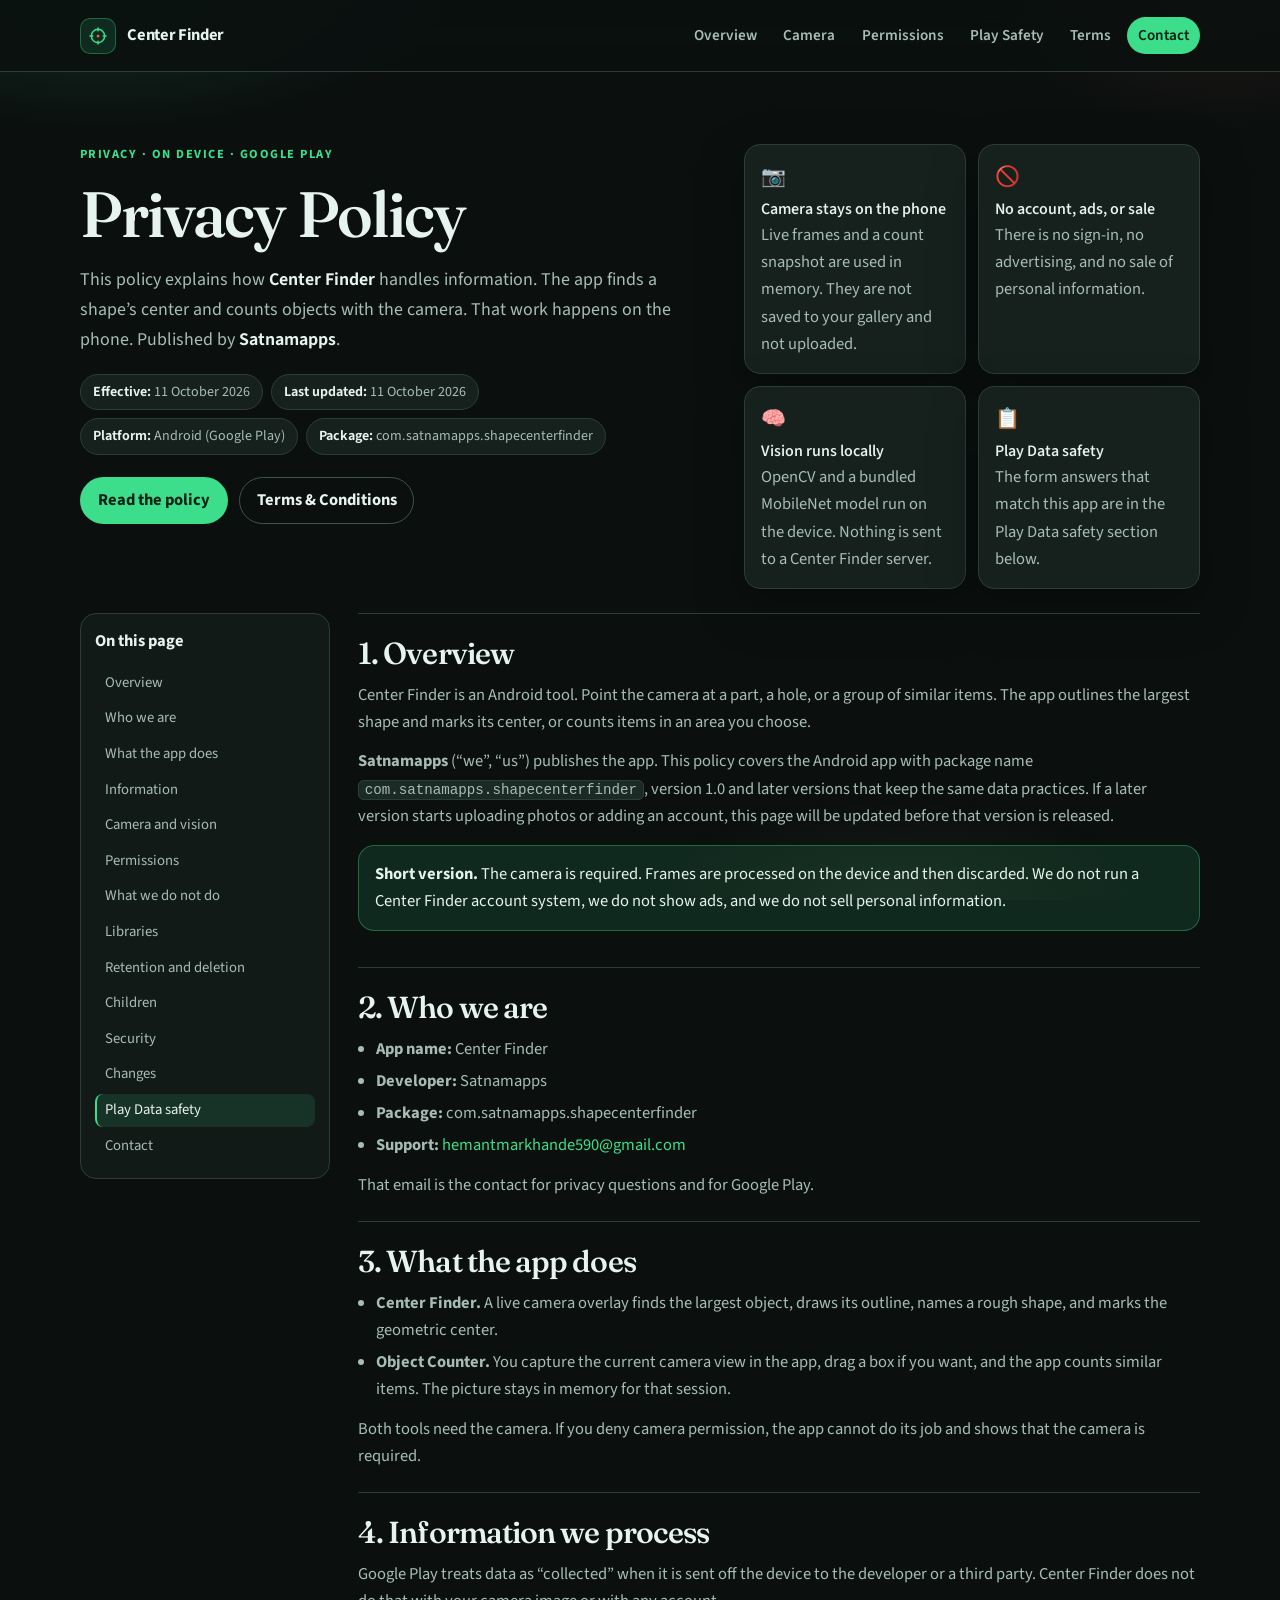
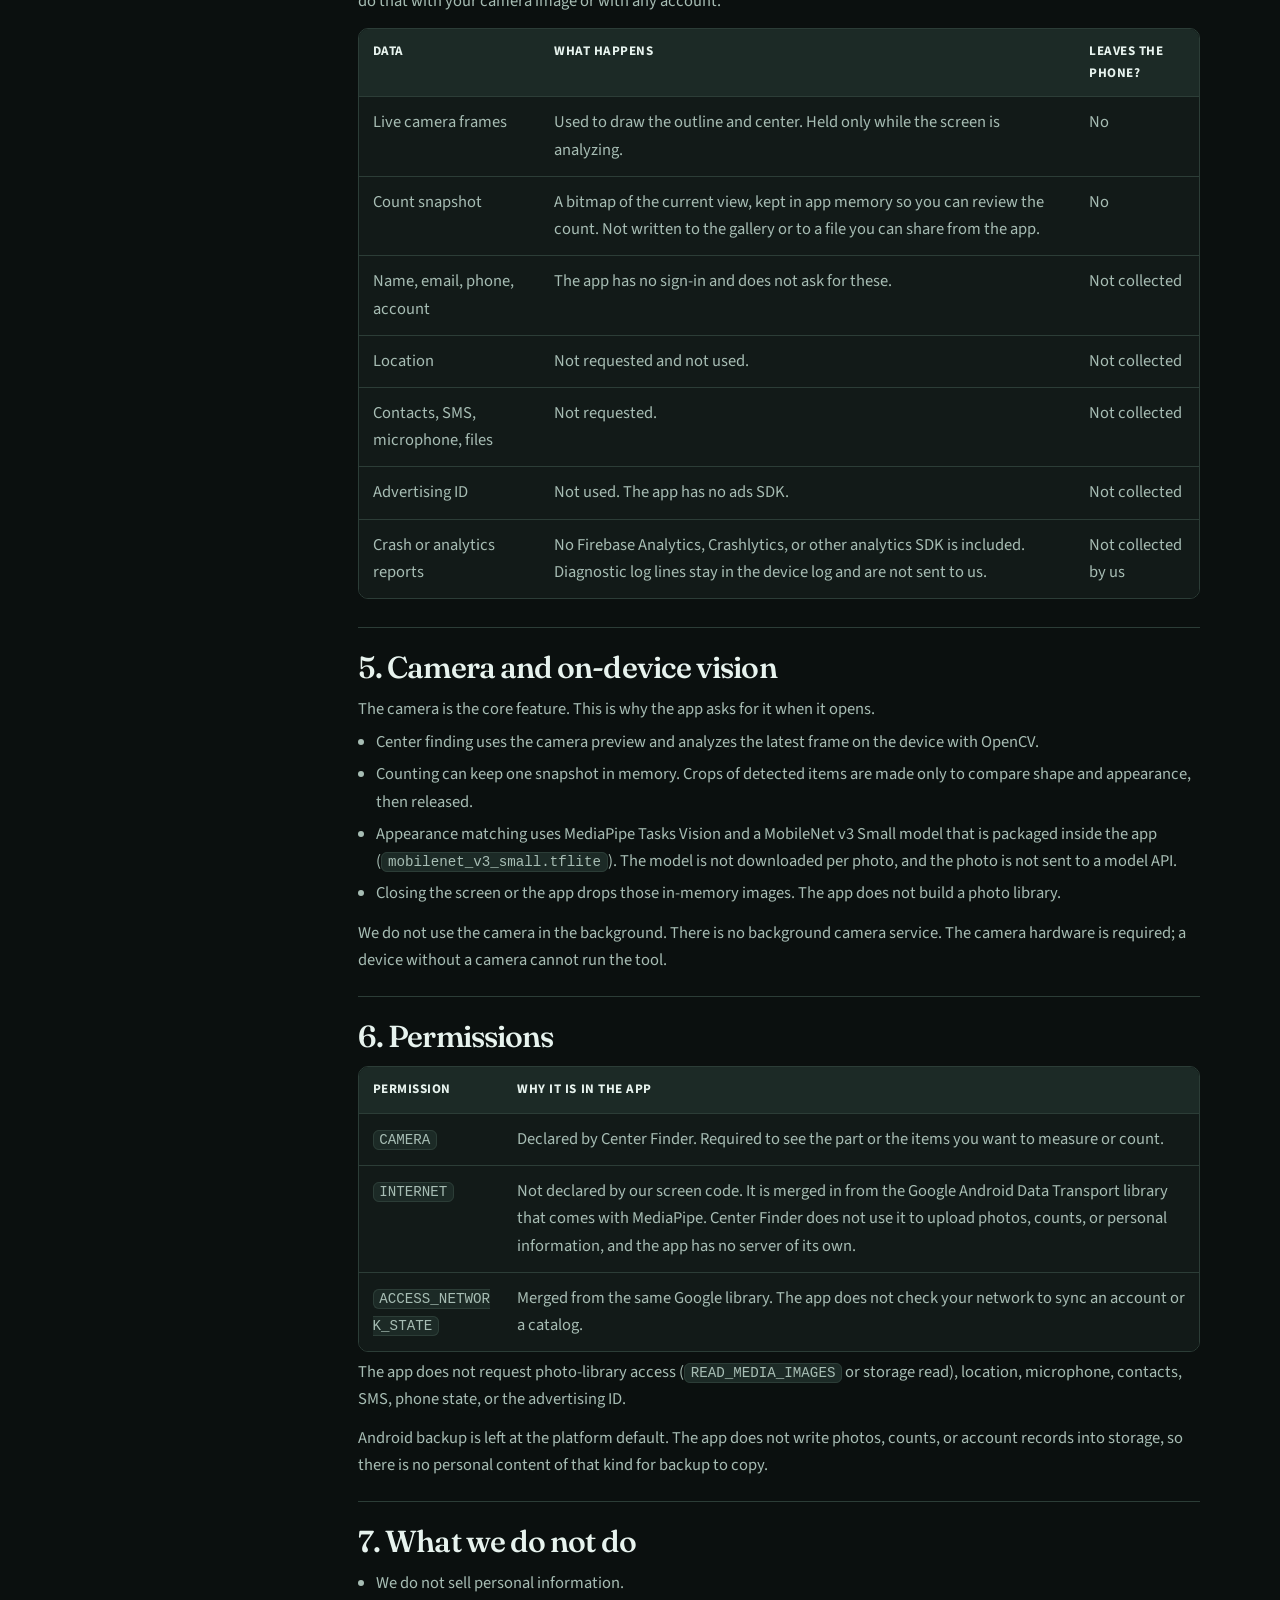
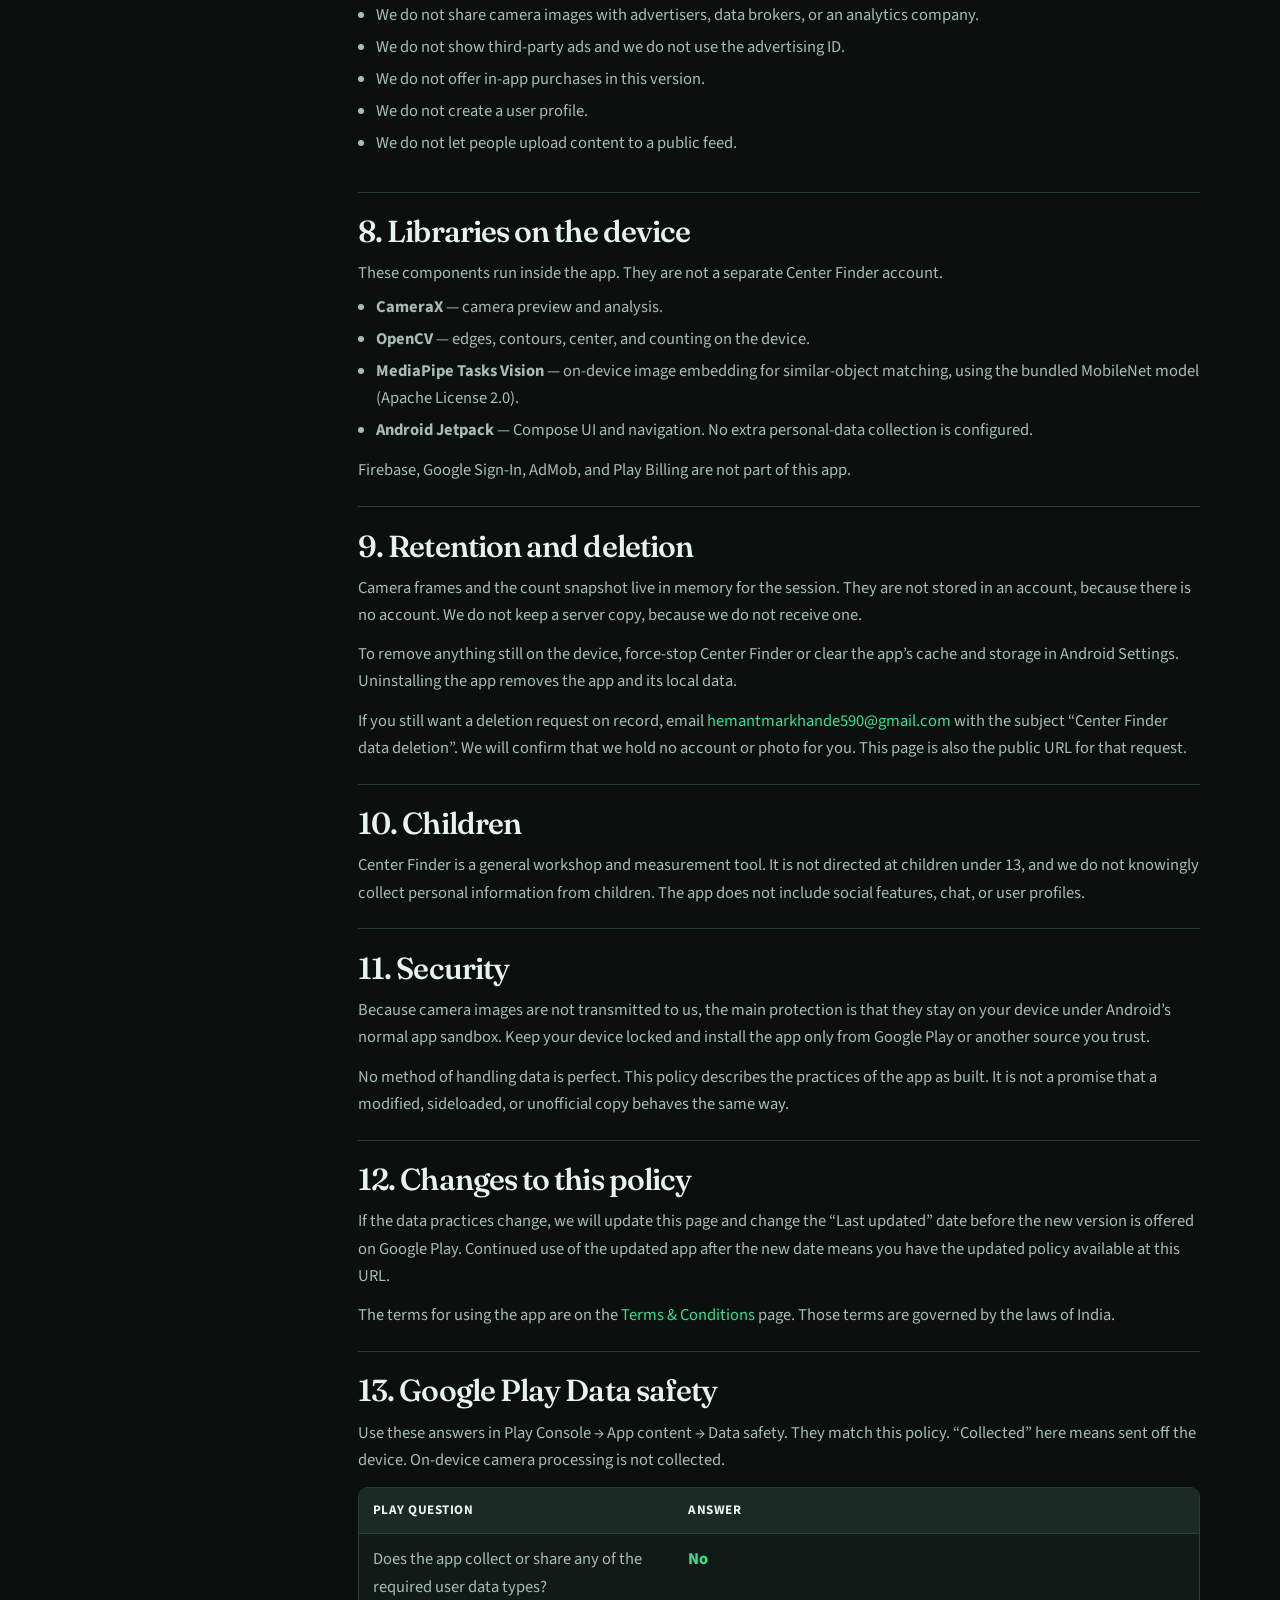
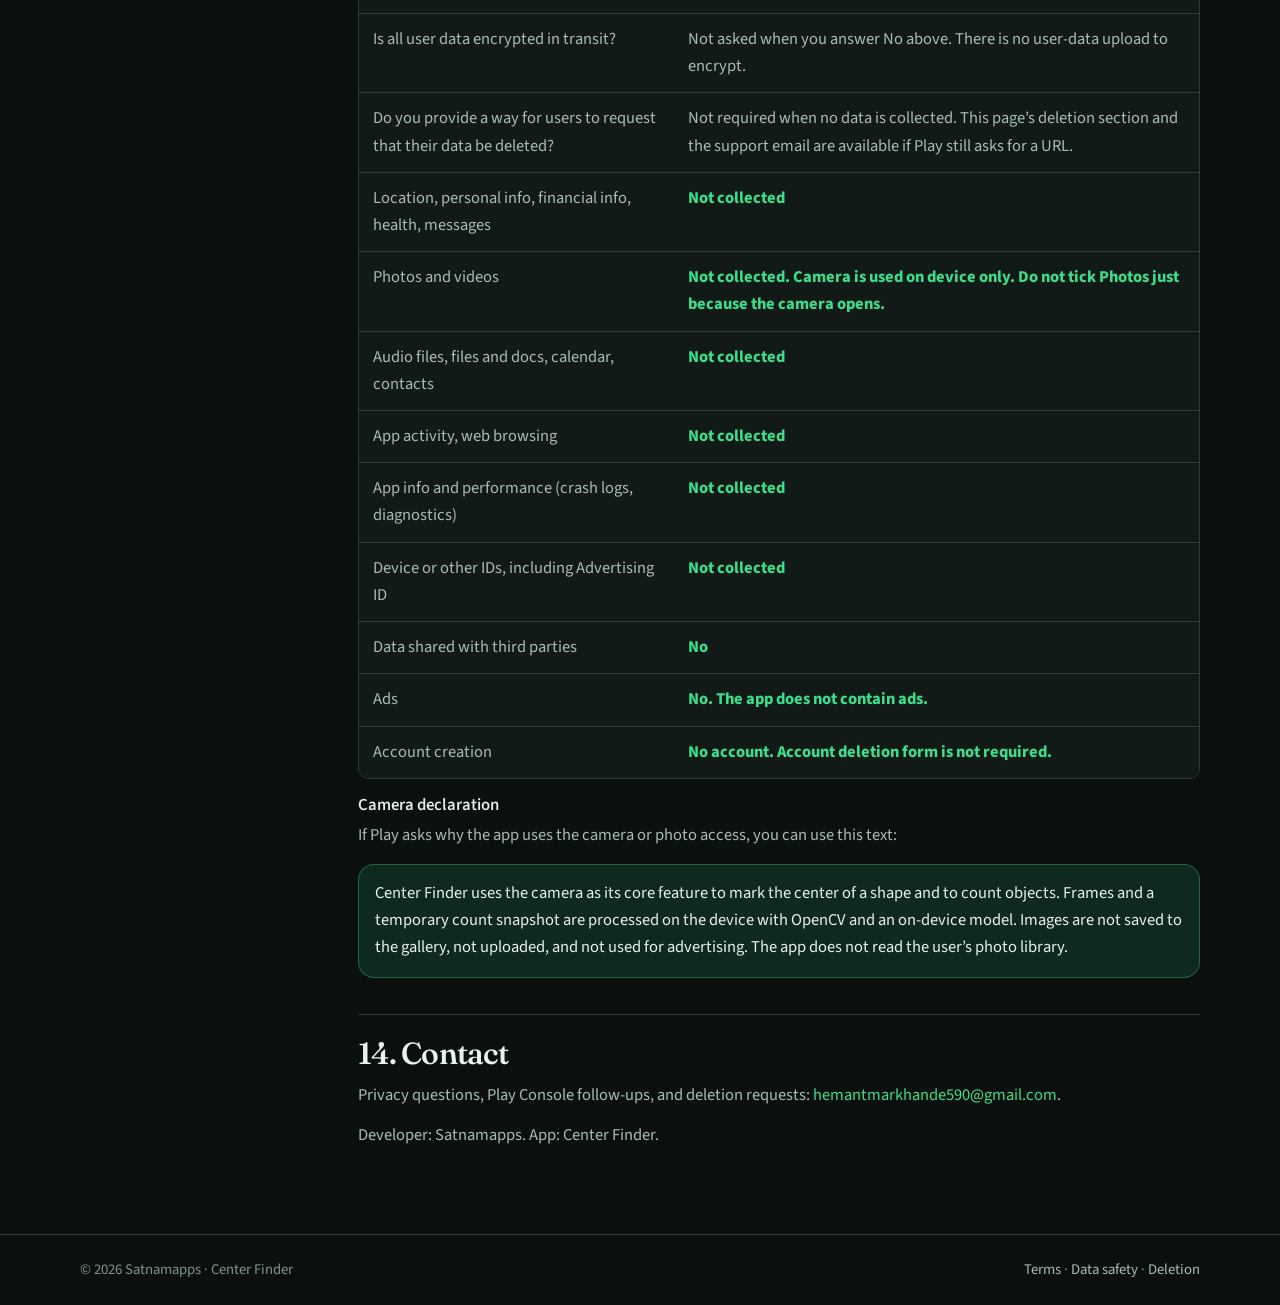
<file: index.html>
<!DOCTYPE html>
<html lang="en">
<head>
  <meta charset="UTF-8" />
  <meta name="viewport" content="width=device-width, initial-scale=1, viewport-fit=cover" />
  <meta name="description" content="Privacy Policy for Center Finder. The Android app processes the camera on your device. Satnamapps does not collect accounts, photos, or analytics." />
  <meta name="theme-color" content="#0b100f" />
  <title>Privacy Policy — Center Finder</title>
  <link rel="preconnect" href="https://fonts.googleapis.com" />
  <link rel="preconnect" href="https://fonts.gstatic.com" crossorigin />
  <link href="https://fonts.googleapis.com/css2?family=Fraunces:opsz,wght@9..144,520;9..144,620&family=Source+Sans+3:wght@400;600;700&display=swap" rel="stylesheet" />
  <link rel="stylesheet" href="styles.css" />
</head>
<body>
  <header class="nav">
    <div class="nav-inner">
      <a class="brand" href="index.html" aria-label="Center Finder privacy policy">
        <span class="brand-mark" aria-hidden="true">
          <svg viewBox="0 0 24 24" fill="none" xmlns="http://www.w3.org/2000/svg">
            <circle cx="12" cy="12" r="7.25" stroke="currentColor" stroke-width="1.6"/>
            <path d="M12 3.2v3.1M12 17.7v3.1M3.2 12h3.1M17.7 12h3.1" stroke="currentColor" stroke-width="1.6" stroke-linecap="round"/>
            <circle cx="12" cy="12" r="1.5" fill="#ff5d5d"/>
          </svg>
        </span>
        <span>Center Finder</span>
      </a>
      <button class="nav-toggle" id="navToggle" type="button" aria-label="Open menu" aria-expanded="false">☰</button>
      <ul class="nav-links" id="navLinks">
        <li><a href="#overview">Overview</a></li>
        <li><a href="#camera">Camera</a></li>
        <li><a href="#permissions">Permissions</a></li>
        <li><a href="#play-data-safety">Play Safety</a></li>
        <li><a href="terms.html">Terms</a></li>
        <li><a class="nav-cta" href="#contact">Contact</a></li>
      </ul>
    </div>
  </header>

  <section class="hero">
    <div class="container hero-grid">
      <div>
        <div class="eyebrow">Privacy · On device · Google Play</div>
        <h1>Privacy Policy</h1>
        <p class="hero-lead">
          This policy explains how <strong>Center Finder</strong> handles information.
          The app finds a shape’s center and counts objects with the camera.
          That work happens on the phone. Published by <strong>Satnamapps</strong>.
        </p>
        <div class="meta-row">
          <span class="meta-chip"><strong>Effective:</strong> 11 October 2026</span>
          <span class="meta-chip"><strong>Last updated:</strong> 11 October 2026</span>
          <span class="meta-chip"><strong>Platform:</strong> Android (Google Play)</span>
          <span class="meta-chip"><strong>Package:</strong> com.satnamapps.shapecenterfinder</span>
        </div>
        <div class="hero-actions">
          <a class="btn btn-primary" href="#overview">Read the policy</a>
          <a class="btn btn-ghost" href="terms.html">Terms &amp; Conditions</a>
        </div>
      </div>
      <div class="trust-grid" aria-label="Privacy highlights">
        <article class="trust-card">
          <div class="icon" aria-hidden="true">📷</div>
          <h3>Camera stays on the phone</h3>
          <p>Live frames and a count snapshot are used in memory. They are not saved to your gallery and not uploaded.</p>
        </article>
        <article class="trust-card">
          <div class="icon" aria-hidden="true">🚫</div>
          <h3>No account, ads, or sale</h3>
          <p>There is no sign-in, no advertising, and no sale of personal information.</p>
        </article>
        <article class="trust-card">
          <div class="icon" aria-hidden="true">🧠</div>
          <h3>Vision runs locally</h3>
          <p>OpenCV and a bundled MobileNet model run on the device. Nothing is sent to a Center Finder server.</p>
        </article>
        <article class="trust-card">
          <div class="icon" aria-hidden="true">📋</div>
          <h3>Play Data safety</h3>
          <p>The form answers that match this app are in the Play Data safety section below.</p>
        </article>
      </div>
    </div>
  </section>

  <div class="container layout">
    <aside class="toc-wrap">
      <details class="toc-details" id="tocDetails">
        <summary>On this page</summary>
        <ol class="toc">
          <li><a href="#overview">Overview</a></li>
          <li><a href="#who">Who we are</a></li>
          <li><a href="#what-the-app-does">What the app does</a></li>
          <li><a href="#information">Information</a></li>
          <li><a href="#camera">Camera and vision</a></li>
          <li><a href="#permissions">Permissions</a></li>
          <li><a href="#not-collected">What we do not do</a></li>
          <li><a href="#libraries">Libraries</a></li>
          <li><a href="#retention">Retention and deletion</a></li>
          <li><a href="#children">Children</a></li>
          <li><a href="#security">Security</a></li>
          <li><a href="#changes">Changes</a></li>
          <li><a href="#play-data-safety">Play Data safety</a></li>
          <li><a href="#contact">Contact</a></li>
        </ol>
      </details>
    </aside>

    <main>
      <section class="policy-section" id="overview">
        <h2>1. Overview</h2>
        <p>
          Center Finder is an Android tool. Point the camera at a part, a hole, or a group of similar items.
          The app outlines the largest shape and marks its center, or counts items in an area you choose.
        </p>
        <p>
          <strong>Satnamapps</strong> (“we”, “us”) publishes the app. This policy covers the Android app
          with package name <code>com.satnamapps.shapecenterfinder</code>, version 1.0 and later versions that
          keep the same data practices. If a later version starts uploading photos or adding an account,
          this page will be updated before that version is released.
        </p>
        <div class="callout">
          <strong>Short version.</strong> The camera is required. Frames are processed on the device and then discarded.
          We do not run a Center Finder account system, we do not show ads, and we do not sell personal information.
        </div>
      </section>

      <section class="policy-section" id="who">
        <h2>2. Who we are</h2>
        <ul>
          <li><strong>App name:</strong> Center Finder</li>
          <li><strong>Developer:</strong> Satnamapps</li>
          <li><strong>Package:</strong> com.satnamapps.shapecenterfinder</li>
          <li><strong>Support:</strong> <a href="mailto:hemantmarkhande590@gmail.com">hemantmarkhande590@gmail.com</a></li>
        </ul>
        <p>That email is the contact for privacy questions and for Google Play.</p>
      </section>

      <section class="policy-section" id="what-the-app-does">
        <h2>3. What the app does</h2>
        <ul>
          <li><strong>Center Finder.</strong> A live camera overlay finds the largest object, draws its outline, names a rough shape, and marks the geometric center.</li>
          <li><strong>Object Counter.</strong> You capture the current camera view in the app, drag a box if you want, and the app counts similar items. The picture stays in memory for that session.</li>
        </ul>
        <p>Both tools need the camera. If you deny camera permission, the app cannot do its job and shows that the camera is required.</p>
      </section>

      <section class="policy-section" id="information">
        <h2>4. Information we process</h2>
        <p>
          Google Play treats data as “collected” when it is sent off the device to the developer or a third party.
          Center Finder does not do that with your camera image or with any account.
        </p>
        <div class="table-wrap">
          <table>
            <thead>
              <tr>
                <th>Data</th>
                <th>What happens</th>
                <th>Leaves the phone?</th>
              </tr>
            </thead>
            <tbody>
              <tr>
                <td>Live camera frames</td>
                <td>Used to draw the outline and center. Held only while the screen is analyzing.</td>
                <td>No</td>
              </tr>
              <tr>
                <td>Count snapshot</td>
                <td>A bitmap of the current view, kept in app memory so you can review the count. Not written to the gallery or to a file you can share from the app.</td>
                <td>No</td>
              </tr>
              <tr>
                <td>Name, email, phone, account</td>
                <td>The app has no sign-in and does not ask for these.</td>
                <td>Not collected</td>
              </tr>
              <tr>
                <td>Location</td>
                <td>Not requested and not used.</td>
                <td>Not collected</td>
              </tr>
              <tr>
                <td>Contacts, SMS, microphone, files</td>
                <td>Not requested.</td>
                <td>Not collected</td>
              </tr>
              <tr>
                <td>Advertising ID</td>
                <td>Not used. The app has no ads SDK.</td>
                <td>Not collected</td>
              </tr>
              <tr>
                <td>Crash or analytics reports</td>
                <td>No Firebase Analytics, Crashlytics, or other analytics SDK is included. Diagnostic log lines stay in the device log and are not sent to us.</td>
                <td>Not collected by us</td>
              </tr>
            </tbody>
          </table>
        </div>
      </section>

      <section class="policy-section" id="camera">
        <h2>5. Camera and on-device vision</h2>
        <p>The camera is the core feature. This is why the app asks for it when it opens.</p>
        <ul>
          <li>Center finding uses the camera preview and analyzes the latest frame on the device with OpenCV.</li>
          <li>Counting can keep one snapshot in memory. Crops of detected items are made only to compare shape and appearance, then released.</li>
          <li>Appearance matching uses MediaPipe Tasks Vision and a MobileNet v3 Small model that is packaged inside the app (<code>mobilenet_v3_small.tflite</code>). The model is not downloaded per photo, and the photo is not sent to a model API.</li>
          <li>Closing the screen or the app drops those in-memory images. The app does not build a photo library.</li>
        </ul>
        <p>
          We do not use the camera in the background. There is no background camera service.
          The camera hardware is required; a device without a camera cannot run the tool.
        </p>
      </section>

      <section class="policy-section" id="permissions">
        <h2>6. Permissions</h2>
        <div class="table-wrap">
          <table>
            <thead>
              <tr>
                <th>Permission</th>
                <th>Why it is in the app</th>
              </tr>
            </thead>
            <tbody>
              <tr>
                <td><code>CAMERA</code></td>
                <td>Declared by Center Finder. Required to see the part or the items you want to measure or count.</td>
              </tr>
              <tr>
                <td><code>INTERNET</code></td>
                <td>Not declared by our screen code. It is merged in from the Google Android Data Transport library that comes with MediaPipe. Center Finder does not use it to upload photos, counts, or personal information, and the app has no server of its own.</td>
              </tr>
              <tr>
                <td><code>ACCESS_NETWORK_STATE</code></td>
                <td>Merged from the same Google library. The app does not check your network to sync an account or a catalog.</td>
              </tr>
            </tbody>
          </table>
        </div>
        <p>
          The app does not request photo-library access (<code>READ_MEDIA_IMAGES</code> or storage read),
          location, microphone, contacts, SMS, phone state, or the advertising ID.
        </p>
        <p>
          Android backup is left at the platform default. The app does not write photos, counts, or account
          records into storage, so there is no personal content of that kind for backup to copy.
        </p>
      </section>

      <section class="policy-section" id="not-collected">
        <h2>7. What we do not do</h2>
        <ul>
          <li>We do not sell personal information.</li>
          <li>We do not share camera images with advertisers, data brokers, or an analytics company.</li>
          <li>We do not show third-party ads and we do not use the advertising ID.</li>
          <li>We do not offer in-app purchases in this version.</li>
          <li>We do not create a user profile.</li>
          <li>We do not let people upload content to a public feed.</li>
        </ul>
      </section>

      <section class="policy-section" id="libraries">
        <h2>8. Libraries on the device</h2>
        <p>These components run inside the app. They are not a separate Center Finder account.</p>
        <ul>
          <li><strong>CameraX</strong> — camera preview and analysis.</li>
          <li><strong>OpenCV</strong> — edges, contours, center, and counting on the device.</li>
          <li><strong>MediaPipe Tasks Vision</strong> — on-device image embedding for similar-object matching, using the bundled MobileNet model (Apache License 2.0).</li>
          <li><strong>Android Jetpack</strong> — Compose UI and navigation. No extra personal-data collection is configured.</li>
        </ul>
        <p>
          Firebase, Google Sign-In, AdMob, and Play Billing are not part of this app.
        </p>
      </section>

      <section class="policy-section" id="retention">
        <h2>9. Retention and deletion</h2>
        <p>
          Camera frames and the count snapshot live in memory for the session. They are not stored in an account,
          because there is no account. We do not keep a server copy, because we do not receive one.
        </p>
        <p>
          To remove anything still on the device, force-stop Center Finder or clear the app’s cache and storage
          in Android Settings. Uninstalling the app removes the app and its local data.
        </p>
        <p>
          If you still want a deletion request on record, email
          <a href="mailto:hemantmarkhande590@gmail.com">hemantmarkhande590@gmail.com</a>
          with the subject “Center Finder data deletion”. We will confirm that we hold no account or photo for you.
          This page is also the public URL for that request.
        </p>
      </section>

      <section class="policy-section" id="children">
        <h2>10. Children</h2>
        <p>
          Center Finder is a general workshop and measurement tool. It is not directed at children under 13,
          and we do not knowingly collect personal information from children. The app does not include
          social features, chat, or user profiles.
        </p>
      </section>

      <section class="policy-section" id="security">
        <h2>11. Security</h2>
        <p>
          Because camera images are not transmitted to us, the main protection is that they stay on your device
          under Android’s normal app sandbox. Keep your device locked and install the app only from Google Play
          or another source you trust.
        </p>
        <p>
          No method of handling data is perfect. This policy describes the practices of the app as built.
          It is not a promise that a modified, sideloaded, or unofficial copy behaves the same way.
        </p>
      </section>

      <section class="policy-section" id="changes">
        <h2>12. Changes to this policy</h2>
        <p>
          If the data practices change, we will update this page and change the “Last updated” date before
          the new version is offered on Google Play. Continued use of the updated app after the new date
          means you have the updated policy available at this URL.
        </p>
        <p>
          The terms for using the app are on the <a href="terms.html">Terms &amp; Conditions</a> page.
          Those terms are governed by the laws of India.
        </p>
      </section>

      <section class="policy-section" id="play-data-safety">
        <h2>13. Google Play Data safety</h2>
        <p>
          Use these answers in Play Console → App content → Data safety. They match this policy.
          “Collected” here means sent off the device. On-device camera processing is not collected.
        </p>
        <div class="table-wrap">
          <table>
            <thead>
              <tr>
                <th>Play question</th>
                <th>Answer</th>
              </tr>
            </thead>
            <tbody>
              <tr>
                <td>Does the app collect or share any of the required user data types?</td>
                <td class="answer">No</td>
              </tr>
              <tr>
                <td>Is all user data encrypted in transit?</td>
                <td>Not asked when you answer No above. There is no user-data upload to encrypt.</td>
              </tr>
              <tr>
                <td>Do you provide a way for users to request that their data be deleted?</td>
                <td>Not required when no data is collected. This page’s deletion section and the support email are available if Play still asks for a URL.</td>
              </tr>
              <tr>
                <td>Location, personal info, financial info, health, messages</td>
                <td class="answer">Not collected</td>
              </tr>
              <tr>
                <td>Photos and videos</td>
                <td class="answer">Not collected. Camera is used on device only. Do not tick Photos just because the camera opens.</td>
              </tr>
              <tr>
                <td>Audio files, files and docs, calendar, contacts</td>
                <td class="answer">Not collected</td>
              </tr>
              <tr>
                <td>App activity, web browsing</td>
                <td class="answer">Not collected</td>
              </tr>
              <tr>
                <td>App info and performance (crash logs, diagnostics)</td>
                <td class="answer">Not collected</td>
              </tr>
              <tr>
                <td>Device or other IDs, including Advertising ID</td>
                <td class="answer">Not collected</td>
              </tr>
              <tr>
                <td>Data shared with third parties</td>
                <td class="answer">No</td>
              </tr>
              <tr>
                <td>Ads</td>
                <td class="answer">No. The app does not contain ads.</td>
              </tr>
              <tr>
                <td>Account creation</td>
                <td class="answer">No account. Account deletion form is not required.</td>
              </tr>
            </tbody>
          </table>
        </div>
        <h3>Camera declaration</h3>
        <p>If Play asks why the app uses the camera or photo access, you can use this text:</p>
        <div class="callout">
          Center Finder uses the camera as its core feature to mark the center of a shape and to count objects.
          Frames and a temporary count snapshot are processed on the device with OpenCV and an on-device model.
          Images are not saved to the gallery, not uploaded, and not used for advertising. The app does not read the user’s photo library.
        </div>
      </section>

      <section class="policy-section" id="contact">
        <h2>14. Contact</h2>
        <p>
          Privacy questions, Play Console follow-ups, and deletion requests:
          <a href="mailto:hemantmarkhande590@gmail.com">hemantmarkhande590@gmail.com</a>.
        </p>
        <p>Developer: Satnamapps. App: Center Finder.</p>
      </section>
    </main>
  </div>

  <footer class="site-footer">
    <div class="container">
      <span>© <span id="year">2026</span> Satnamapps · Center Finder</span>
      <span><a href="terms.html">Terms</a> · <a href="#play-data-safety">Data safety</a> · <a href="#retention">Deletion</a></span>
    </div>
  </footer>
  <script src="script.js"></script>
</body>
</html>
</file>
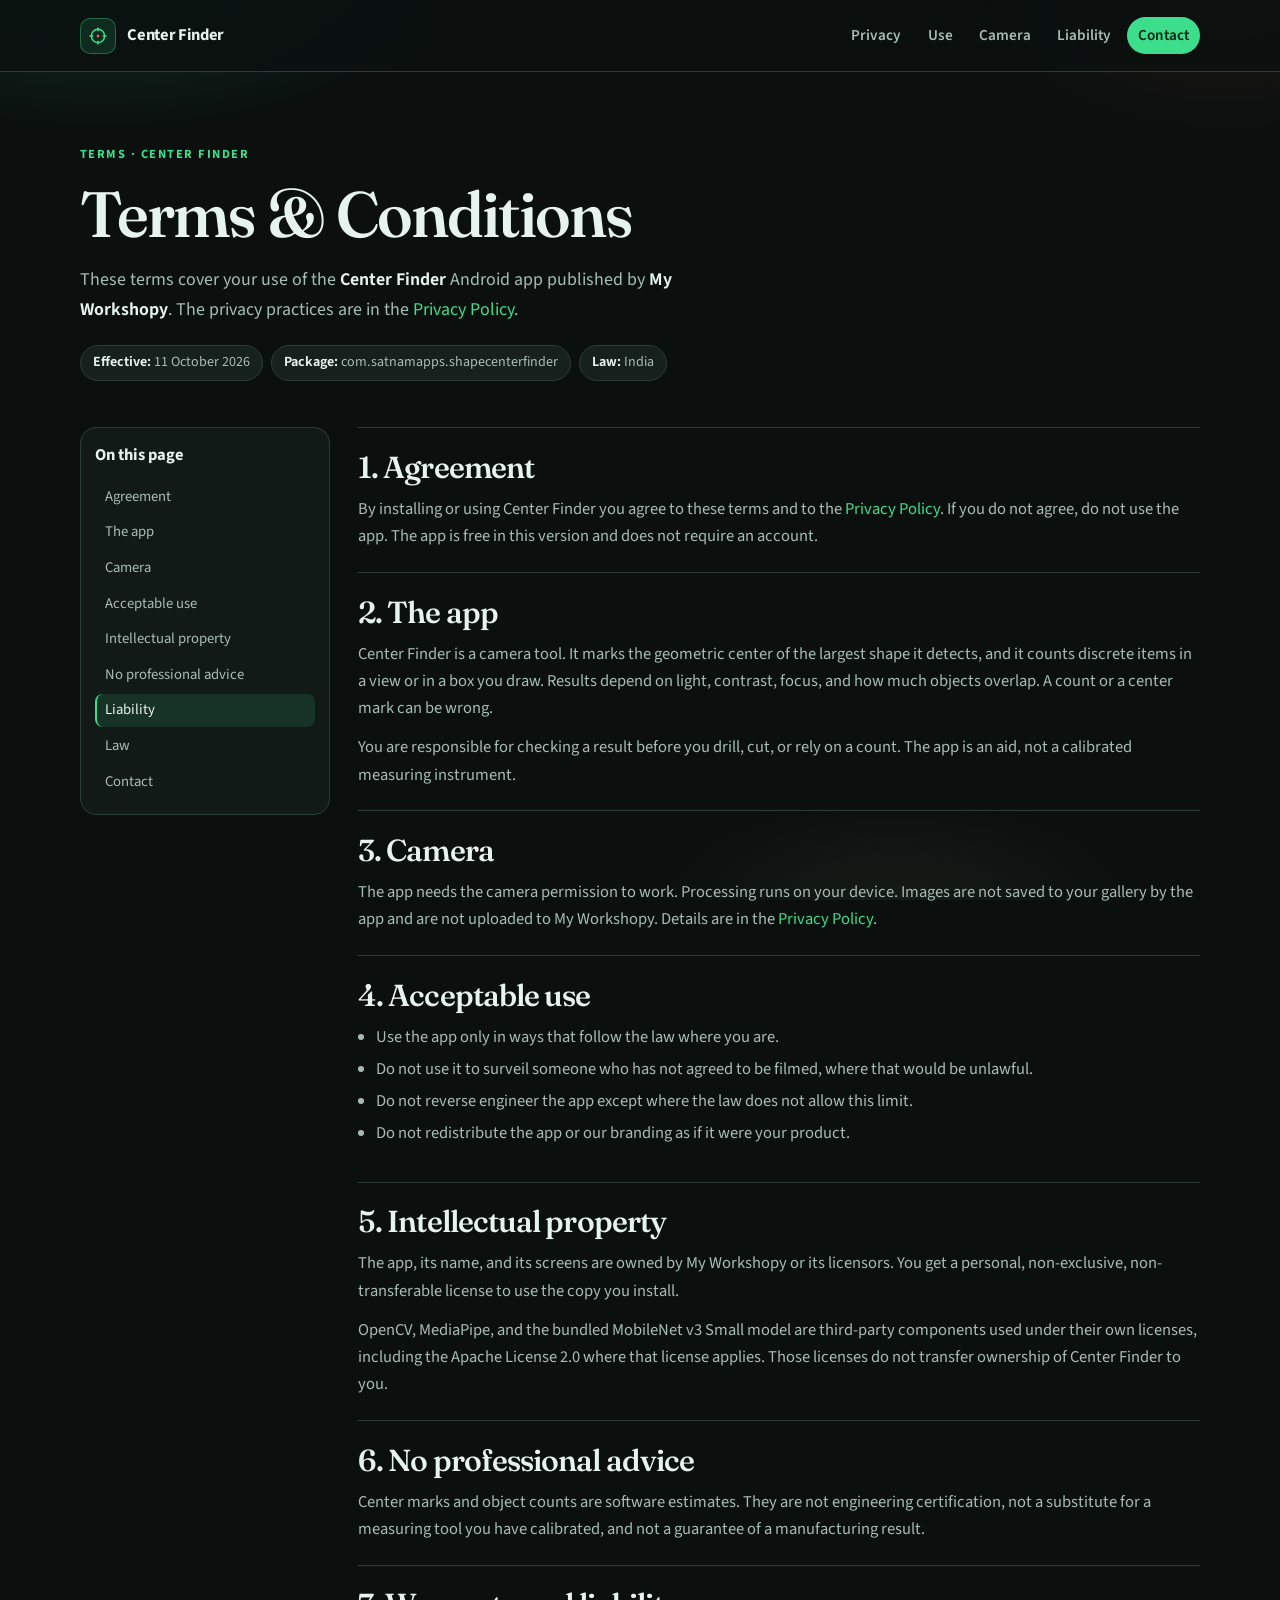
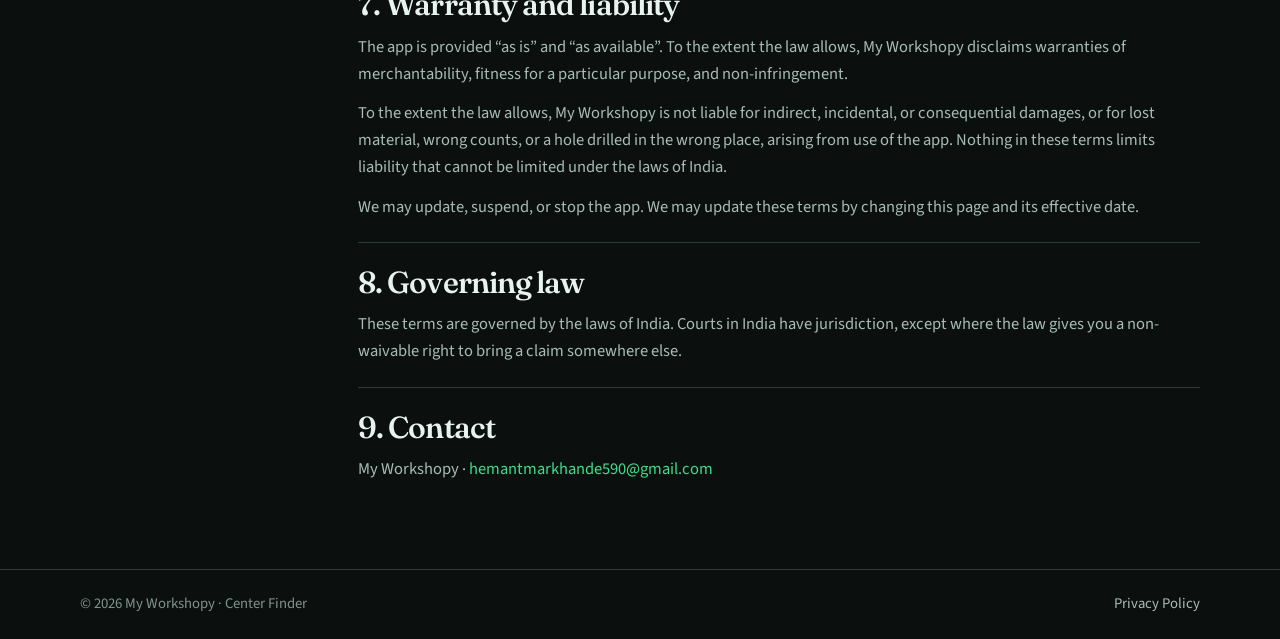
<file: terms.html>
<!DOCTYPE html>
<html lang="en">
<head>
  <meta charset="UTF-8" />
  <meta name="viewport" content="width=device-width, initial-scale=1, viewport-fit=cover" />
  <meta name="description" content="Terms and Conditions for the Center Finder Android app, published by My Workshopy." />
  <meta name="theme-color" content="#0b100f" />
  <title>Terms &amp; Conditions — Center Finder</title>
  <link rel="preconnect" href="https://fonts.googleapis.com" />
  <link rel="preconnect" href="https://fonts.gstatic.com" crossorigin />
  <link href="https://fonts.googleapis.com/css2?family=Fraunces:opsz,wght@9..144,520;9..144,620&family=Source+Sans+3:wght@400;600;700&display=swap" rel="stylesheet" />
  <link rel="stylesheet" href="styles.css" />
</head>
<body>
  <header class="nav">
    <div class="nav-inner">
      <a class="brand" href="index.html" aria-label="Center Finder home">
        <span class="brand-mark" aria-hidden="true">
          <svg viewBox="0 0 24 24" fill="none" xmlns="http://www.w3.org/2000/svg">
            <circle cx="12" cy="12" r="7.25" stroke="currentColor" stroke-width="1.6"/>
            <path d="M12 3.2v3.1M12 17.7v3.1M3.2 12h3.1M17.7 12h3.1" stroke="currentColor" stroke-width="1.6" stroke-linecap="round"/>
            <circle cx="12" cy="12" r="1.5" fill="#ff5d5d"/>
          </svg>
        </span>
        <span>Center Finder</span>
      </a>
      <button class="nav-toggle" id="navToggle" type="button" aria-label="Open menu" aria-expanded="false">☰</button>
      <ul class="nav-links" id="navLinks">
        <li><a href="index.html">Privacy</a></li>
        <li><a href="#use">Use</a></li>
        <li><a href="#camera">Camera</a></li>
        <li><a href="#liability">Liability</a></li>
        <li><a class="nav-cta" href="#contact">Contact</a></li>
      </ul>
    </div>
  </header>

  <section class="hero">
    <div class="container">
      <div class="eyebrow">Terms · Center Finder</div>
      <h1>Terms &amp; Conditions</h1>
      <p class="hero-lead">
        These terms cover your use of the <strong>Center Finder</strong> Android app
        published by <strong>My Workshopy</strong>. The privacy practices are in the
        <a href="index.html">Privacy Policy</a>.
      </p>
      <div class="meta-row">
        <span class="meta-chip"><strong>Effective:</strong> 11 October 2026</span>
        <span class="meta-chip"><strong>Package:</strong> com.satnamapps.shapecenterfinder</span>
        <span class="meta-chip"><strong>Law:</strong> India</span>
      </div>
    </div>
  </section>

  <div class="container layout">
    <aside class="toc-wrap">
      <details class="toc-details" id="tocDetails">
        <summary>On this page</summary>
        <ol class="toc">
          <li><a href="#agreement">Agreement</a></li>
          <li><a href="#use">The app</a></li>
          <li><a href="#camera">Camera</a></li>
          <li><a href="#acceptable">Acceptable use</a></li>
          <li><a href="#ip">Intellectual property</a></li>
          <li><a href="#disclaimer">No professional advice</a></li>
          <li><a href="#liability">Liability</a></li>
          <li><a href="#law">Law</a></li>
          <li><a href="#contact">Contact</a></li>
        </ol>
      </details>
    </aside>
    <main>
      <section class="policy-section" id="agreement">
        <h2>1. Agreement</h2>
        <p>
          By installing or using Center Finder you agree to these terms and to the
          <a href="index.html">Privacy Policy</a>. If you do not agree, do not use the app.
          The app is free in this version and does not require an account.
        </p>
      </section>

      <section class="policy-section" id="use">
        <h2>2. The app</h2>
        <p>
          Center Finder is a camera tool. It marks the geometric center of the largest shape it detects,
          and it counts discrete items in a view or in a box you draw. Results depend on light, contrast,
          focus, and how much objects overlap. A count or a center mark can be wrong.
        </p>
        <p>
          You are responsible for checking a result before you drill, cut, or rely on a count.
          The app is an aid, not a calibrated measuring instrument.
        </p>
      </section>

      <section class="policy-section" id="camera">
        <h2>3. Camera</h2>
        <p>
          The app needs the camera permission to work. Processing runs on your device.
          Images are not saved to your gallery by the app and are not uploaded to My Workshopy.
          Details are in the <a href="index.html#camera">Privacy Policy</a>.
        </p>
      </section>

      <section class="policy-section" id="acceptable">
        <h2>4. Acceptable use</h2>
        <ul>
          <li>Use the app only in ways that follow the law where you are.</li>
          <li>Do not use it to surveil someone who has not agreed to be filmed, where that would be unlawful.</li>
          <li>Do not reverse engineer the app except where the law does not allow this limit.</li>
          <li>Do not redistribute the app or our branding as if it were your product.</li>
        </ul>
      </section>

      <section class="policy-section" id="ip">
        <h2>5. Intellectual property</h2>
        <p>
          The app, its name, and its screens are owned by My Workshopy or its licensors.
          You get a personal, non-exclusive, non-transferable license to use the copy you install.
        </p>
        <p>
          OpenCV, MediaPipe, and the bundled MobileNet v3 Small model are third-party components
          used under their own licenses, including the Apache License 2.0 where that license applies.
          Those licenses do not transfer ownership of Center Finder to you.
        </p>
      </section>

      <section class="policy-section" id="disclaimer">
        <h2>6. No professional advice</h2>
        <p>
          Center marks and object counts are software estimates. They are not engineering certification,
          not a substitute for a measuring tool you have calibrated, and not a guarantee of a manufacturing result.
        </p>
      </section>

      <section class="policy-section" id="liability">
        <h2>7. Warranty and liability</h2>
        <p>
          The app is provided “as is” and “as available”. To the extent the law allows, My Workshopy
          disclaims warranties of merchantability, fitness for a particular purpose, and non-infringement.
        </p>
        <p>
          To the extent the law allows, My Workshopy is not liable for indirect, incidental, or consequential
          damages, or for lost material, wrong counts, or a hole drilled in the wrong place, arising from
          use of the app. Nothing in these terms limits liability that cannot be limited under the laws of India.
        </p>
        <p>We may update, suspend, or stop the app. We may update these terms by changing this page and its effective date.</p>
      </section>

      <section class="policy-section" id="law">
        <h2>8. Governing law</h2>
        <p>
          These terms are governed by the laws of India. Courts in India have jurisdiction,
          except where the law gives you a non-waivable right to bring a claim somewhere else.
        </p>
      </section>

      <section class="policy-section" id="contact">
        <h2>9. Contact</h2>
        <p>
          My Workshopy · <a href="mailto:hemantmarkhande590@gmail.com">hemantmarkhande590@gmail.com</a>
        </p>
      </section>
    </main>
  </div>

  <footer class="site-footer">
    <div class="container">
      <span>© <span id="year">2026</span> My Workshopy · Center Finder</span>
      <span><a href="index.html">Privacy Policy</a></span>
    </div>
  </footer>
  <script src="script.js"></script>
</body>
</html>
</file>
<file: styles.css>
/* Center Finder — privacy site. Dark workshop theme, green crosshair accent. */
:root {
  --bg: #0b100f;
  --bg-elevated: #121a18;
  --bg-card: #16211e;
  --bg-soft: #1c2a26;
  --border: #2c3d37;
  --border-strong: #3d554c;
  --text: #e7f3ee;
  --text-muted: #a7bdb4;
  --text-dim: #7e948b;
  --primary: #3dde8b;
  --primary-deep: #1fa86a;
  --primary-soft: rgba(61, 222, 139, 0.12);
  --cross: #ff5d5d;
  --metal: #d7c4a1;
  --warning: #e2b15a;
  --radius: 16px;
  --radius-sm: 10px;
  --shadow: 0 18px 48px rgba(0, 0, 0, 0.35);
  --max: 1120px;
  --pad: clamp(1rem, 4.2vw, 1.25rem);
  --nav-h: 72px;
  --font: "Source Sans 3", "SF Pro Text", -apple-system, BlinkMacSystemFont, "Segoe UI", Roboto, sans-serif;
  --display: "Fraunces", Georgia, "Times New Roman", serif;
  --mono: "SF Mono", ui-monospace, Menlo, Consolas, monospace;
}

*,
*::before,
*::after {
  box-sizing: border-box;
  margin: 0;
  padding: 0;
}

html {
  scroll-behavior: smooth;
  scroll-padding-top: calc(var(--nav-h) + env(safe-area-inset-top, 0px) + 16px);
  max-width: 100%;
  overflow-x: clip;
}

body {
  font-family: var(--font);
  background: var(--bg);
  color: var(--text);
  line-height: 1.65;
  font-size: 16.5px;
  -webkit-font-smoothing: antialiased;
  min-height: 100vh;
  min-height: 100dvh;
  max-width: 100%;
  overflow-x: clip;
}

body.nav-open {
  overflow: hidden;
}

body::before {
  content: "";
  position: fixed;
  inset: 0;
  pointer-events: none;
  z-index: -1;
  background:
    radial-gradient(ellipse 50% 36% at 8% -6%, rgba(61, 222, 139, 0.16), transparent 58%),
    radial-gradient(ellipse 36% 28% at 96% 0%, rgba(255, 93, 93, 0.08), transparent 55%),
    radial-gradient(ellipse 40% 24% at 70% 100%, rgba(215, 196, 161, 0.06), transparent 50%);
}

a {
  color: var(--primary);
  text-decoration: none;
}

a:hover {
  color: #8ff0bc;
}

img {
  max-width: 100%;
  display: block;
}

code {
  font-family: var(--mono);
  font-size: 0.86em;
  background: var(--bg-soft);
  border: 1px solid var(--border);
  border-radius: 6px;
  padding: 0.08em 0.4em;
  overflow-wrap: anywhere;
}

.nav {
  position: sticky;
  top: 0;
  z-index: 40;
  height: calc(var(--nav-h) + env(safe-area-inset-top, 0px));
  padding-top: env(safe-area-inset-top, 0px);
  background: rgba(11, 16, 15, 0.88);
  border-bottom: 1px solid var(--border);
  backdrop-filter: blur(16px);
}

.nav-inner,
.container {
  width: min(var(--max), calc(100% - var(--pad) * 2));
  margin-inline: auto;
}

.nav-inner {
  height: var(--nav-h);
  display: flex;
  align-items: center;
  justify-content: space-between;
  gap: 1rem;
}

.brand {
  display: flex;
  align-items: center;
  gap: 0.7rem;
  color: var(--text);
  font-weight: 700;
  letter-spacing: -0.02em;
  min-width: 0;
}

.brand:hover {
  color: var(--text);
}

.brand-mark {
  width: 36px;
  height: 36px;
  border-radius: 10px;
  display: grid;
  place-items: center;
  background: var(--primary-soft);
  border: 1px solid rgba(61, 222, 139, 0.35);
  color: var(--primary);
  flex: none;
}

.brand-mark svg {
  width: 22px;
  height: 22px;
  display: block;
}

.nav-links {
  display: flex;
  align-items: center;
  gap: 0.25rem;
  list-style: none;
}

.nav-links a {
  color: var(--text-muted);
  font-weight: 600;
  font-size: 0.95rem;
  padding: 0.45rem 0.7rem;
  border-radius: 999px;
}

.nav-links a:hover,
.nav-links a.active {
  color: var(--text);
  background: var(--bg-soft);
}

.nav-cta {
  background: var(--primary) !important;
  color: #062116 !important;
}

.nav-cta:hover {
  background: #8ff0bc !important;
  color: #062116 !important;
}

.nav-toggle {
  display: none;
  width: 44px;
  height: 44px;
  border-radius: 12px;
  border: 1px solid var(--border);
  background: var(--bg-card);
  color: var(--text);
  font-size: 1.25rem;
  cursor: pointer;
}

.hero {
  padding: clamp(2.2rem, 6vw, 4.5rem) 0 1.5rem;
}

.hero-grid {
  display: grid;
  grid-template-columns: 1.15fr 0.85fr;
  gap: clamp(1.5rem, 4vw, 3rem);
  align-items: start;
}

.eyebrow {
  color: var(--primary);
  font-weight: 700;
  letter-spacing: 0.12em;
  text-transform: uppercase;
  font-size: 0.78rem;
  margin-bottom: 0.8rem;
}

h1,
h2,
h3,
.display {
  font-family: var(--display);
  font-weight: 560;
  letter-spacing: -0.03em;
  line-height: 1.15;
}

h1 {
  font-size: clamp(2.4rem, 5vw, 4.2rem);
  margin-bottom: 0.9rem;
}

.hero-lead {
  color: var(--text-muted);
  font-size: 1.12rem;
  max-width: 40rem;
}

.hero-lead strong {
  color: var(--text);
  font-weight: 650;
}

.meta-row {
  display: flex;
  flex-wrap: wrap;
  gap: 0.5rem;
  margin: 1.25rem 0 1.4rem;
}

.meta-chip {
  background: var(--bg-card);
  border: 1px solid var(--border);
  border-radius: 999px;
  padding: 0.35rem 0.75rem;
  color: var(--text-muted);
  font-size: 0.88rem;
}

.meta-chip strong {
  color: var(--text);
  font-weight: 650;
}

.hero-actions {
  display: flex;
  flex-wrap: wrap;
  gap: 0.7rem;
}

.btn {
  display: inline-flex;
  align-items: center;
  justify-content: center;
  min-height: 46px;
  padding: 0.55rem 1.05rem;
  border-radius: 999px;
  font-weight: 700;
  border: 1px solid transparent;
}

.btn-primary {
  background: var(--primary);
  color: #062116;
}

.btn-primary:hover {
  background: #8ff0bc;
  color: #062116;
}

.btn-ghost {
  background: transparent;
  color: var(--text);
  border-color: var(--border-strong);
}

.btn-ghost:hover {
  border-color: var(--primary);
  color: var(--primary);
}

.trust-grid {
  display: grid;
  grid-template-columns: 1fr 1fr;
  gap: 0.75rem;
}

.trust-card,
.card,
.callout {
  background: var(--bg-card);
  border: 1px solid var(--border);
  border-radius: var(--radius);
  box-shadow: var(--shadow);
}

.trust-card {
  padding: 1rem 1rem 0.95rem;
}

.trust-card .icon {
  font-size: 1.25rem;
  margin-bottom: 0.35rem;
}

.trust-card h3 {
  font-family: var(--font);
  font-size: 1rem;
  letter-spacing: 0;
  margin-bottom: 0.25rem;
}

.trust-card p,
.card p,
.policy-section p,
.policy-section li {
  color: var(--text-muted);
}

.layout {
  display: grid;
  grid-template-columns: 250px 1fr;
  gap: 1.75rem;
  padding-bottom: 4rem;
  align-items: start;
}

.toc-wrap {
  position: sticky;
  top: calc(var(--nav-h) + env(safe-area-inset-top, 0px) + 16px);
}

.toc-details {
  background: var(--bg-elevated);
  border: 1px solid var(--border);
  border-radius: var(--radius);
  padding: 0.85rem 0.9rem 1rem;
}

.toc-details summary {
  cursor: pointer;
  font-weight: 700;
  list-style: none;
}

.toc-details summary::-webkit-details-marker {
  display: none;
}

.toc {
  list-style: none;
  margin-top: 0.7rem;
  display: grid;
  gap: 0.15rem;
}

.toc a {
  display: block;
  color: var(--text-muted);
  font-size: 0.92rem;
  padding: 0.28rem 0.45rem;
  border-radius: 8px;
  border-left: 2px solid transparent;
}

.toc a:hover,
.toc a.active {
  color: var(--text);
  background: var(--primary-soft);
  border-left-color: var(--primary);
}

.policy-section {
  padding: 1.35rem 0;
  border-top: 1px solid var(--border);
}

.policy-section h2 {
  font-size: clamp(1.45rem, 2.4vw, 1.9rem);
  margin-bottom: 0.7rem;
}

.policy-section h3 {
  font-family: var(--font);
  font-size: 1.05rem;
  letter-spacing: 0;
  margin: 1.1rem 0 0.4rem;
}

.policy-section ul,
.policy-section ol {
  margin: 0.4rem 0 0.8rem 1.15rem;
}

.policy-section li + li {
  margin-top: 0.3rem;
}

.policy-section p + p,
.policy-section ul + p,
.policy-section ol + p {
  margin-top: 0.75rem;
}

.callout {
  padding: 0.95rem 1rem;
  margin: 0.9rem 0;
  box-shadow: none;
  background: var(--primary-soft);
  border-color: rgba(61, 222, 139, 0.35);
}

.callout strong {
  color: var(--text);
}

.table-wrap {
  width: 100%;
  overflow-x: auto;
  margin: 0.8rem 0 0.4rem;
  border: 1px solid var(--border);
  border-radius: var(--radius-sm);
}

table {
  width: 100%;
  border-collapse: collapse;
  min-width: 640px;
}

th,
td {
  text-align: left;
  vertical-align: top;
  padding: 0.75rem 0.85rem;
  border-bottom: 1px solid var(--border);
}

th {
  background: var(--bg-soft);
  color: var(--text);
  font-size: 0.82rem;
  letter-spacing: 0.04em;
  text-transform: uppercase;
}

td {
  color: var(--text-muted);
  background: var(--bg-elevated);
}

tr:last-child td {
  border-bottom: 0;
}

.answer {
  color: var(--primary);
  font-weight: 750;
}

.site-footer {
  border-top: 1px solid var(--border);
  padding: 1.4rem 0 calc(1.4rem + env(safe-area-inset-bottom, 0px));
  color: var(--text-dim);
  font-size: 0.92rem;
}

.site-footer .container {
  display: flex;
  justify-content: space-between;
  gap: 1rem;
  flex-wrap: wrap;
}

.site-footer a {
  color: var(--text-muted);
}

@media (min-width: 961px) {
  .toc-details summary {
    pointer-events: none;
  }
}

@media (max-width: 1080px) {
  .nav-toggle {
    display: grid;
    place-items: center;
  }

  .nav-links {
    display: none;
    position: absolute;
    left: 0;
    right: 0;
    top: calc(var(--nav-h) + env(safe-area-inset-top, 0px));
    flex-direction: column;
    align-items: stretch;
    gap: 0.25rem;
    padding: 0.75rem var(--pad) 1rem;
    background: rgba(11, 16, 15, 0.98);
    border-bottom: 1px solid var(--border);
  }

  .nav-links.open {
    display: flex;
  }

  .nav-links a {
    padding: 0.75rem 0.8rem;
  }
}

@media (max-width: 960px) {
  .hero-grid,
  .layout,
  .trust-grid {
    grid-template-columns: 1fr;
  }

  .toc-wrap {
    position: static;
  }
}

@media (max-width: 720px) {
  table {
    min-width: 0;
  }

  thead {
    display: none;
  }

  table,
  tbody,
  tr,
  td {
    display: block;
    width: 100%;
  }

  tr {
    border-bottom: 1px solid var(--border);
    padding: 0.35rem 0 0.6rem;
  }

  tr:last-child {
    border-bottom: 0;
  }

  td {
    border-bottom: 0;
    padding: 0.4rem 0.85rem;
  }

  td::before {
    content: attr(data-label);
    display: block;
    color: var(--text);
    font-size: 0.75rem;
    font-weight: 750;
    letter-spacing: 0.04em;
    text-transform: uppercase;
    margin-bottom: 0.15rem;
  }
}

@media (max-width: 480px) {
  .hero-actions,
  .btn {
    width: 100%;
  }

  .meta-chip {
    width: 100%;
  }
}
</file>
